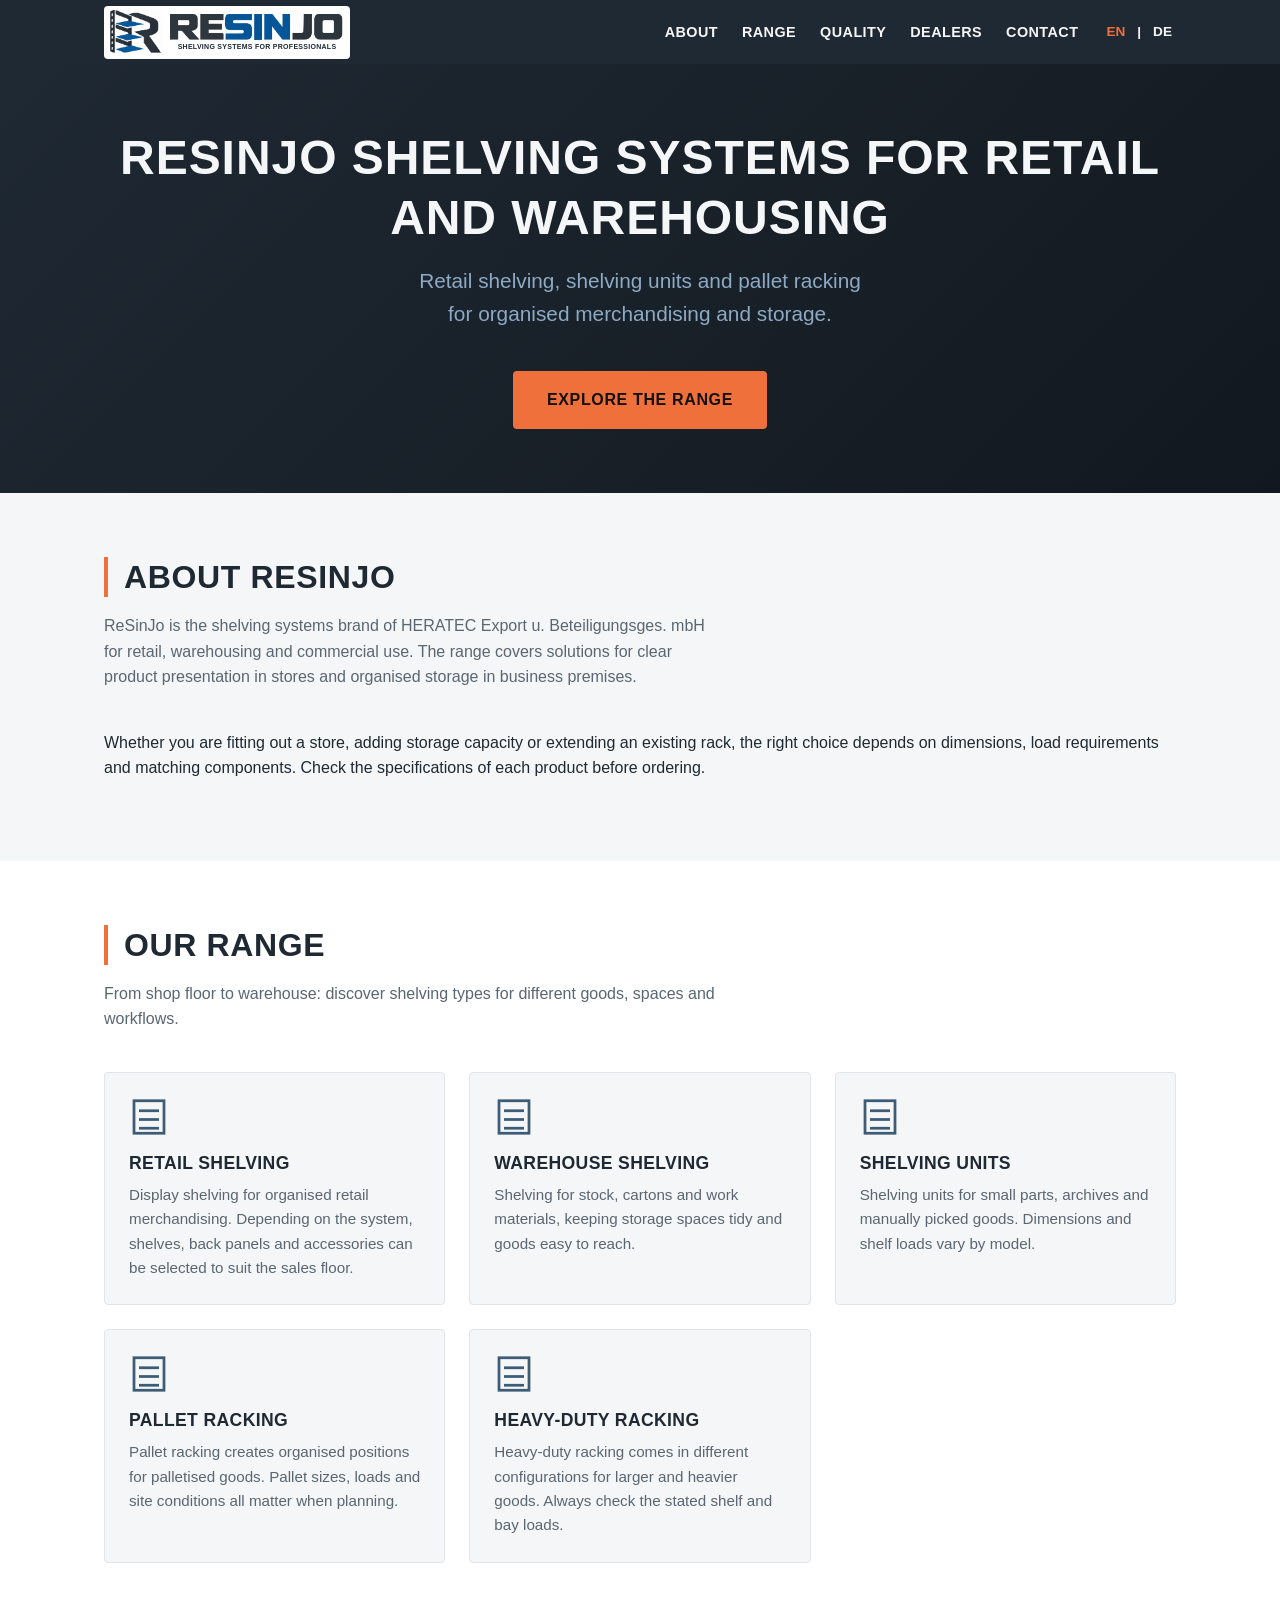
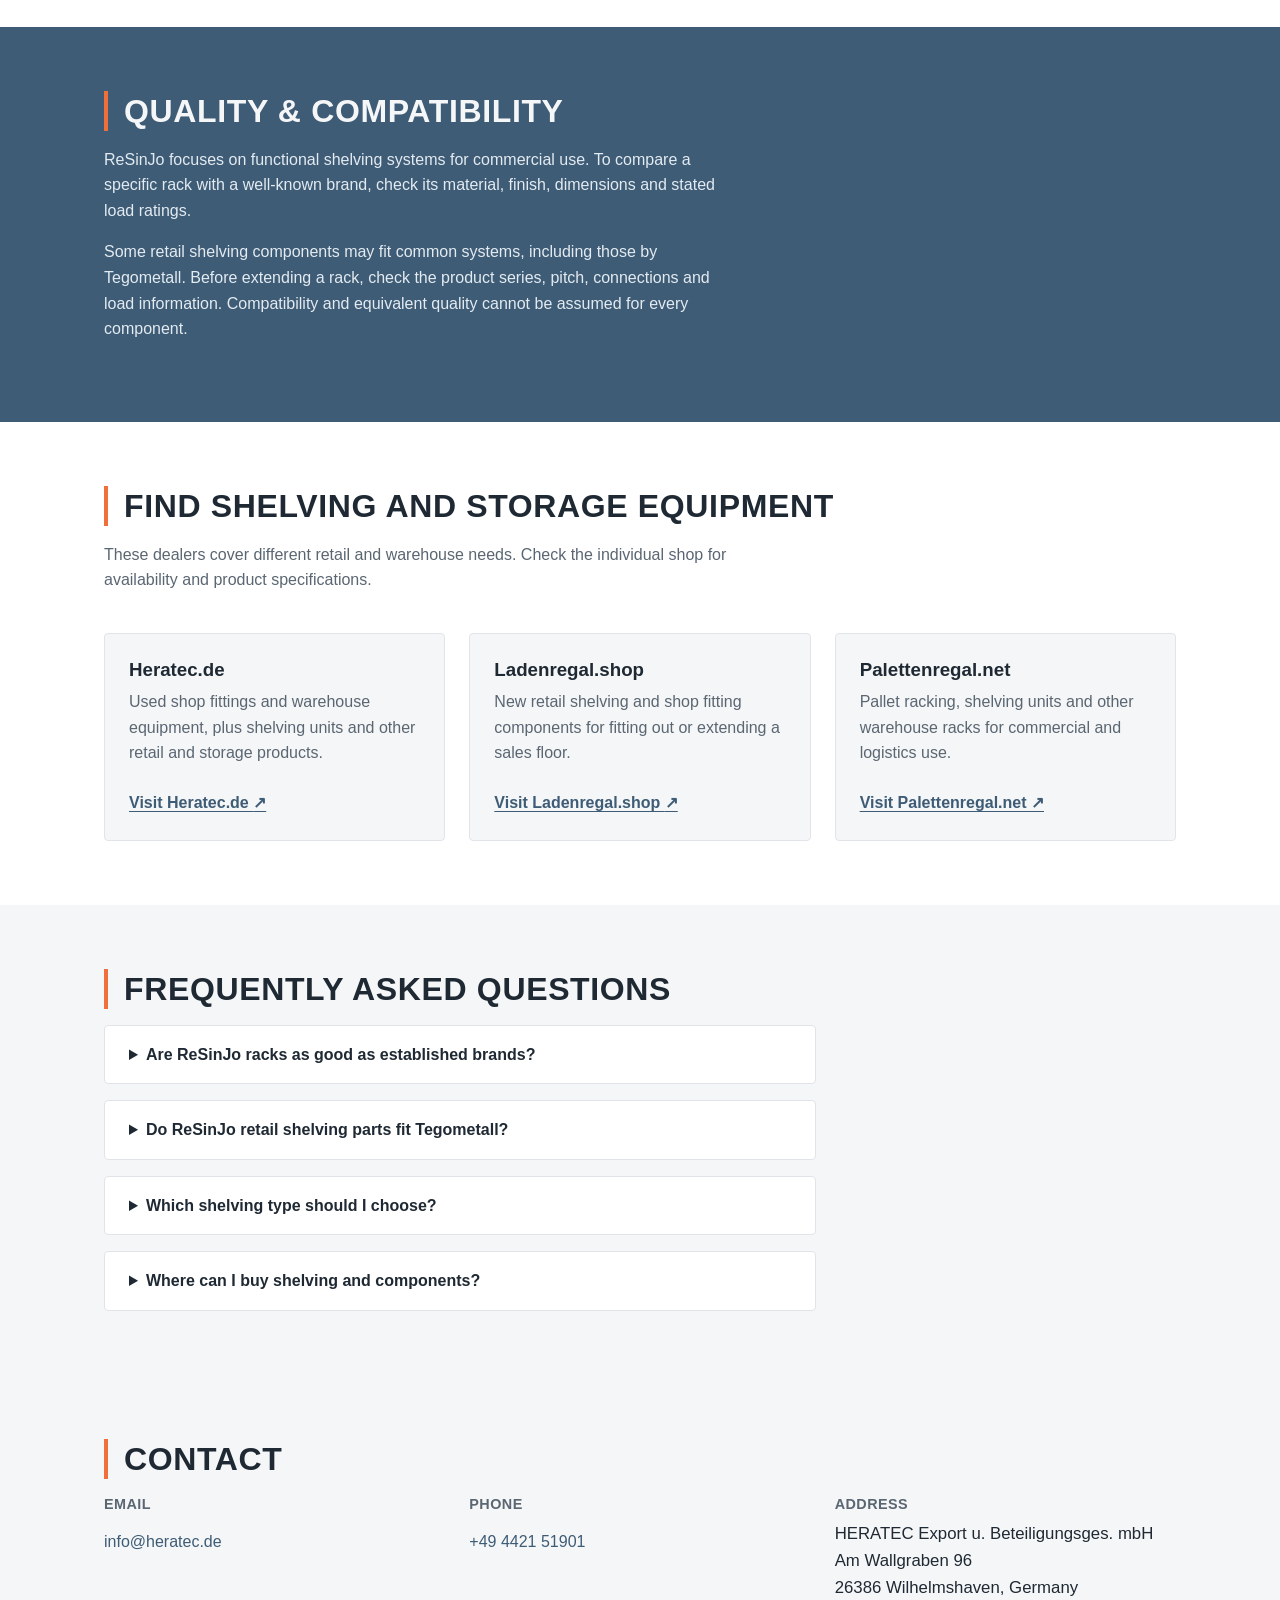
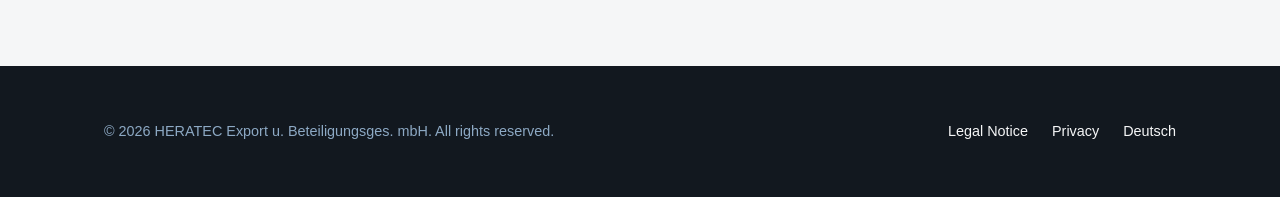
<file: index.html>
<!doctype html>
<html lang="en">
<head>
<meta charset="UTF-8">
<meta name="viewport" content="width=device-width, initial-scale=1">
<title>ReSinJo Shelving Systems | Retail &amp; Warehouse Racking</title>
<meta name="description" content="Explore ReSinJo retail shelving, shelving units, pallet racking and heavy-duty racking for shops and warehouses. Compare products and find specialist dealers.">
<link rel="canonical" href="https://www.resinjo.com/">
<link rel="alternate" hreflang="en" href="https://www.resinjo.com/">
<link rel="alternate" hreflang="de" href="https://www.resinjo.de/">
<link rel="alternate" hreflang="x-default" href="https://www.resinjo.com/">
<meta property="og:type" content="website">
<meta property="og:site_name" content="ReSinJo">
<meta property="og:title" content="ReSinJo Shelving Systems | Retail &amp; Warehouse Racking">
<meta property="og:description" content="Retail shelving, shelving units, pallet racking and heavy-duty racking for shops and warehouses.">
<meta property="og:url" content="https://www.resinjo.com/">
<meta property="og:locale" content="en_GB">
<meta name="theme-color" content="#1f2933">
<link rel="icon" type="image/png" href="assets/resinjo-logo.png">
<link rel="stylesheet" href="styles.css">
<script type="application/ld+json">
{
  "@context": "https://schema.org",
  "@type": "Organization",
  "name": "ReSinJo",
  "url": "https://www.resinjo.com/",
  "brand": "ReSinJo",
  "email": "info@heratec.de",
  "telephone": "+49442151901",
  "parentOrganization": {
    "@type": "Organization",
    "name": "HERATEC Export u. Beteiligungsges. mbH"
  }
}
</script>
</head>
<body>
<header class="site-header">
  <div class="container">
    <a class="logo" href="index.html" aria-label="RESINJO home">
      <span class="logo-mark" aria-hidden="true"></span>
      <span class="logo-type"><span class="logo-wordmark" aria-hidden="true"></span><span class="logo-tagline">SHELVING SYSTEMS FOR PROFESSIONALS</span></span>
    </a>
    <div class="header-right">
      <nav id="main-nav" class="main-nav" aria-label="Main navigation">
        <ul>
          <li><a href="#about">About</a></li>
          <li><a href="#range">Range</a></li>
          <li><a href="#quality">Quality</a></li>
          <li><a href="#dealers">Dealers</a></li>
          <li><a href="#contact">Contact</a></li>
        </ul>
      </nav>
      <div class="lang-switch">
        <a href="index.html" aria-current="true">EN</a>
        <span aria-hidden="true">|</span>
        <a href="https://www.resinjo.de/">DE</a>
      </div>
      <button class="nav-toggle" type="button" aria-controls="main-nav" aria-expanded="false" aria-label="Toggle navigation">
        <svg viewBox="0 0 24 24" fill="none" stroke="currentColor" stroke-width="2" stroke-linecap="round" aria-hidden="true" focusable="false">
          <line x1="3" y1="6" x2="21" y2="6"/>
          <line x1="3" y1="12" x2="21" y2="12"/>
          <line x1="3" y1="18" x2="21" y2="18"/>
        </svg>
      </button>
    </div>
  </div>
</header>

<main>
  <section class="hero">
    <div class="container">
      <h1>ReSinJo Shelving Systems for Retail and Warehousing</h1>
      <p class="lead">Retail shelving, shelving units and pallet racking for organised merchandising and storage.</p>
      <a class="button" href="#range">Explore the range</a>
    </div>
  </section>

  <section id="about" class="section">
    <div class="container">
      <h2 class="section-title">About ReSinJo</h2>
      <p class="section-lead">ReSinJo is the shelving systems brand of HERATEC Export u. Beteiligungsges. mbH for retail, warehousing and commercial use. The range covers solutions for clear product presentation in stores and organised storage in business premises.</p>
      <p>Whether you are fitting out a store, adding storage capacity or extending an existing rack, the right choice depends on dimensions, load requirements and matching components. Check the specifications of each product before ordering.</p>
    </div>
  </section>

  <section id="range" class="section section--alt">
    <div class="container">
      <h2 class="section-title">Our Range</h2>
      <p class="section-lead">From shop floor to warehouse: discover shelving types for different goods, spaces and workflows.</p>
      <div class="product-grid">
        <article class="product-card">
          <svg viewBox="0 0 32 32" fill="none" stroke="currentColor" stroke-width="2.2" aria-hidden="true" focusable="false"><rect x="4" y="3" width="24" height="26"/><line x1="8" y1="11" x2="24" y2="11"/><line x1="8" y1="18" x2="24" y2="18"/><line x1="8" y1="25" x2="24" y2="25"/></svg>
          <h3>Retail Shelving</h3>
          <p>Display shelving for organised retail merchandising. Depending on the system, shelves, back panels and accessories can be selected to suit the sales floor.</p>
        </article>
        <article class="product-card">
          <svg viewBox="0 0 32 32" fill="none" stroke="currentColor" stroke-width="2.2" aria-hidden="true" focusable="false"><rect x="4" y="3" width="24" height="26"/><line x1="8" y1="11" x2="24" y2="11"/><line x1="8" y1="18" x2="24" y2="18"/><line x1="8" y1="25" x2="24" y2="25"/></svg>
          <h3>Warehouse Shelving</h3>
          <p>Shelving for stock, cartons and work materials, keeping storage spaces tidy and goods easy to reach.</p>
        </article>
        <article class="product-card">
          <svg viewBox="0 0 32 32" fill="none" stroke="currentColor" stroke-width="2.2" aria-hidden="true" focusable="false"><rect x="4" y="3" width="24" height="26"/><line x1="8" y1="11" x2="24" y2="11"/><line x1="8" y1="18" x2="24" y2="18"/><line x1="8" y1="25" x2="24" y2="25"/></svg>
          <h3>Shelving Units</h3>
          <p>Shelving units for small parts, archives and manually picked goods. Dimensions and shelf loads vary by model.</p>
        </article>
        <article class="product-card">
          <svg viewBox="0 0 32 32" fill="none" stroke="currentColor" stroke-width="2.2" aria-hidden="true" focusable="false"><rect x="4" y="3" width="24" height="26"/><line x1="8" y1="11" x2="24" y2="11"/><line x1="8" y1="18" x2="24" y2="18"/><line x1="8" y1="25" x2="24" y2="25"/></svg>
          <h3>Pallet Racking</h3>
          <p>Pallet racking creates organised positions for palletised goods. Pallet sizes, loads and site conditions all matter when planning.</p>
        </article>
        <article class="product-card">
          <svg viewBox="0 0 32 32" fill="none" stroke="currentColor" stroke-width="2.2" aria-hidden="true" focusable="false"><rect x="4" y="3" width="24" height="26"/><line x1="8" y1="11" x2="24" y2="11"/><line x1="8" y1="18" x2="24" y2="18"/><line x1="8" y1="25" x2="24" y2="25"/></svg>
          <h3>Heavy-Duty Racking</h3>
          <p>Heavy-duty racking comes in different configurations for larger and heavier goods. Always check the stated shelf and bay loads.</p>
        </article>
      </div>
    </div>
  </section>

  <section id="quality" class="section quality">
    <div class="container">
      <h2 class="section-title">Quality &amp; Compatibility</h2>
      <p>ReSinJo focuses on functional shelving systems for commercial use. To compare a specific rack with a well-known brand, check its material, finish, dimensions and stated load ratings.</p>
      <p>Some retail shelving components may fit common systems, including those by Tegometall. Before extending a rack, check the product series, pitch, connections and load information. Compatibility and equivalent quality cannot be assumed for every component.</p>
    </div>
  </section>

  <section id="dealers" class="section section--alt">
    <div class="container">
      <h2 class="section-title">Find Shelving and Storage Equipment</h2>
      <p class="section-lead">These dealers cover different retail and warehouse needs. Check the individual shop for availability and product specifications.</p>
      <div class="dealer-grid">
        <article class="dealer-card"><h3>Heratec.de</h3><p>Used shop fittings and warehouse equipment, plus shelving units and other retail and storage products.</p><a href="https://heratec.de/">Visit Heratec.de <span aria-hidden="true">↗</span></a></article>
        <article class="dealer-card"><h3>Ladenregal.shop</h3><p>New retail shelving and shop fitting components for fitting out or extending a sales floor.</p><a href="https://ladenregal.shop/">Visit Ladenregal.shop <span aria-hidden="true">↗</span></a></article>
        <article class="dealer-card"><h3>Palettenregal.net</h3><p>Pallet racking, shelving units and other warehouse racks for commercial and logistics use.</p><a href="https://www.palettenregal.net/">Visit Palettenregal.net <span aria-hidden="true">↗</span></a></article>
      </div>
    </div>
  </section>

  <section id="faq" class="section">
    <div class="container">
      <h2 class="section-title">Frequently Asked Questions</h2>
      <div class="faq-list">
        <details><summary>Are ReSinJo racks as good as established brands?</summary><p>Whether a rack is equally suitable depends on the specific model and application. Compare dimensions, material, workmanship and stated shelf and bay loads. A general claim of equivalent quality for every product would require product-specific evidence.</p></details>
        <details><summary>Do ReSinJo retail shelving parts fit Tegometall?</summary><p>Some components may fit common systems. The fit depends on the series, pitch and connection. Compare specifications or ask the dealer before purchasing.</p></details>
        <details><summary>Which shelving type should I choose?</summary><p>Retail shelving presents goods in stores; shelving units suit manually picked small items; pallet racking stores palletised goods. For heavy loads, also check the specified ratings and site requirements.</p></details>
        <details><summary>Where can I buy shelving and components?</summary><p>The dealers above offer different ranges: used fittings and warehouse equipment at Heratec.de, new retail shelving and components at Ladenregal.shop, and pallet and other warehouse racking at Palettenregal.net.</p></details>
      </div>
    </div>
  </section>

  <section id="contact" class="section">
    <div class="container">
      <h2 class="section-title">Contact</h2>
      <div class="contact-grid">
        <div class="contact-item">
          <h3>Email</h3>
          <p><a href="mailto:info@heratec.de">info@heratec.de</a></p>
        </div>
        <div class="contact-item">
          <h3>Phone</h3>
          <p><a href="tel:+49442151901">+49 4421 51901</a></p>
        </div>
        <div class="contact-item">
          <h3>Address</h3>
          <address>HERATEC Export u. Beteiligungsges. mbH<br>Am Wallgraben 96<br>26386 Wilhelmshaven, Germany</address>
        </div>
      </div>
    </div>
  </section>
</main>

<footer class="site-footer">
  <div class="container footer-inner">
    <p>&copy; <span id="year">2026</span> HERATEC Export u. Beteiligungsges. mbH. All rights reserved.</p>
    <ul class="footer-links">
      <li><a href="impressum.html">Legal Notice</a></li>
      <li><a href="datenschutz.html">Privacy</a></li>
      <li><a href="https://www.resinjo.de/">Deutsch</a></li>
    </ul>
  </div>
</footer>

<script defer src="script.js"></script>
</body>
</html>
</file>
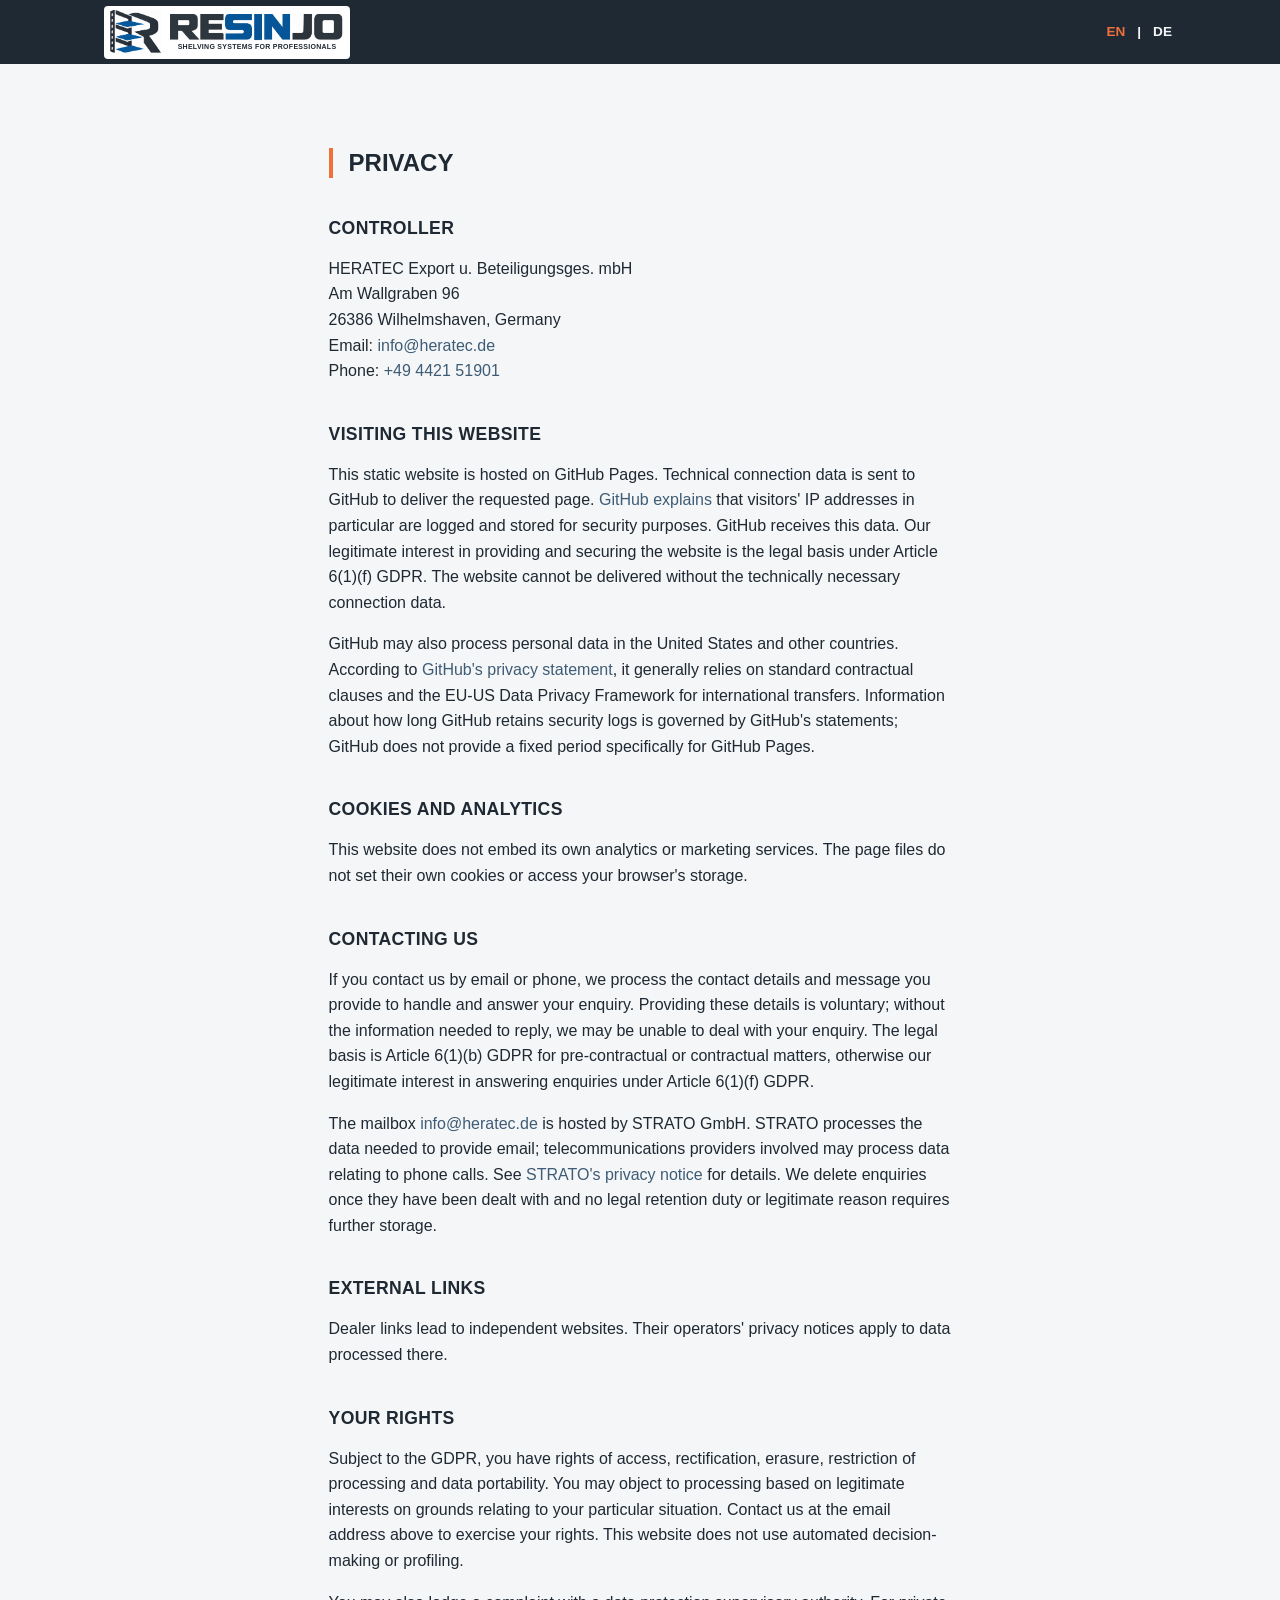
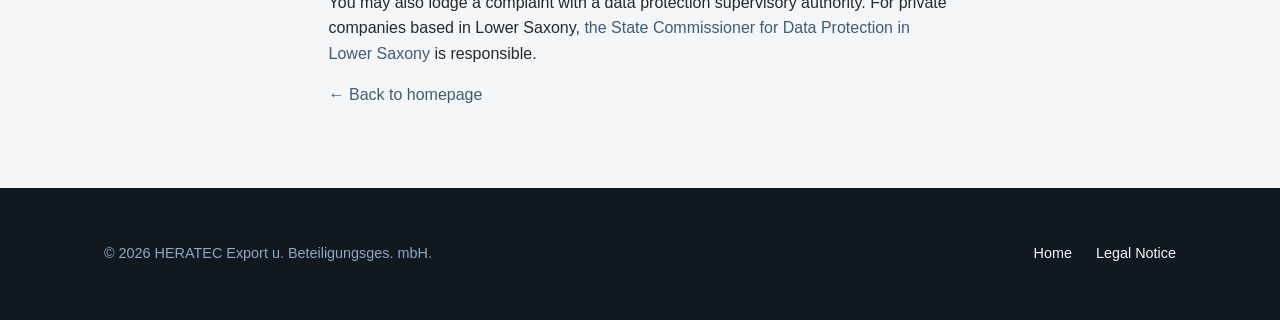
<file: datenschutz.html>
<!doctype html>
<html lang="en">
<head>
<meta charset="UTF-8">
<meta name="viewport" content="width=device-width, initial-scale=1">
<title>Privacy – ReSinJo</title>
<meta name="description" content="Privacy information for the ReSinJo brand website.">
<link rel="canonical" href="https://www.resinjo.com/datenschutz.html">
<link rel="alternate" hreflang="en" href="https://www.resinjo.com/datenschutz.html">
<link rel="alternate" hreflang="de" href="https://www.resinjo.de/datenschutz.html">
<link rel="alternate" hreflang="x-default" href="https://www.resinjo.com/datenschutz.html">
<meta name="theme-color" content="#1f2933">
<link rel="icon" type="image/png" href="assets/resinjo-logo.png">
<link rel="stylesheet" href="styles.css">
</head>
<body>
<header class="site-header">
  <div class="container">
    <a class="logo" href="index.html" aria-label="RESINJO home">
      <span class="logo-mark" aria-hidden="true"></span>
      <span class="logo-type"><span class="logo-wordmark" aria-hidden="true"></span><span class="logo-tagline">SHELVING SYSTEMS FOR PROFESSIONALS</span></span>
    </a>
    <div class="lang-switch"><a href="datenschutz.html" aria-current="true">EN</a><span aria-hidden="true">|</span><a href="https://www.resinjo.de/datenschutz.html">DE</a></div>
  </div>
</header>
<main class="container"><article class="legal">
  <h1>Privacy</h1>
  <h2>Controller</h2>
  <p>HERATEC Export u. Beteiligungsges. mbH<br>Am Wallgraben 96<br>26386 Wilhelmshaven, Germany<br>Email: <a href="mailto:info@heratec.de">info@heratec.de</a><br>Phone: <a href="tel:+49442151901">+49 4421 51901</a></p>
  <h2>Visiting this website</h2>
  <p>This static website is hosted on GitHub Pages. Technical connection data is sent to GitHub to deliver the requested page. <a href="https://docs.github.com/en/pages/getting-started-with-github-pages/what-is-github-pages">GitHub explains</a> that visitors' IP addresses in particular are logged and stored for security purposes. GitHub receives this data. Our legitimate interest in providing and securing the website is the legal basis under Article 6(1)(f) GDPR. The website cannot be delivered without the technically necessary connection data.</p>
  <p>GitHub may also process personal data in the United States and other countries. According to <a href="https://docs.github.com/en/site-policy/privacy-policies/github-general-privacy-statement">GitHub's privacy statement</a>, it generally relies on standard contractual clauses and the EU-US Data Privacy Framework for international transfers. Information about how long GitHub retains security logs is governed by GitHub's statements; GitHub does not provide a fixed period specifically for GitHub Pages.</p>
  <h2>Cookies and analytics</h2>
  <p>This website does not embed its own analytics or marketing services. The page files do not set their own cookies or access your browser's storage.</p>
  <h2>Contacting us</h2>
  <p>If you contact us by email or phone, we process the contact details and message you provide to handle and answer your enquiry. Providing these details is voluntary; without the information needed to reply, we may be unable to deal with your enquiry. The legal basis is Article 6(1)(b) GDPR for pre-contractual or contractual matters, otherwise our legitimate interest in answering enquiries under Article 6(1)(f) GDPR.</p>
  <p>The mailbox <a href="mailto:info@heratec.de">info@heratec.de</a> is hosted by STRATO GmbH. STRATO processes the data needed to provide email; telecommunications providers involved may process data relating to phone calls. See <a href="https://www.strato.de/datenschutz/">STRATO's privacy notice</a> for details. We delete enquiries once they have been dealt with and no legal retention duty or legitimate reason requires further storage.</p>
  <h2>External links</h2>
  <p>Dealer links lead to independent websites. Their operators' privacy notices apply to data processed there.</p>
  <h2>Your rights</h2>
  <p>Subject to the GDPR, you have rights of access, rectification, erasure, restriction of processing and data portability. You may object to processing based on legitimate interests on grounds relating to your particular situation. Contact us at the email address above to exercise your rights. This website does not use automated decision-making or profiling.</p>
  <p>You may also lodge a complaint with a data protection supervisory authority. For private companies based in Lower Saxony, <a href="https://www.lfd.niedersachsen.de/wirtschaft/aufsicht_durch_die_datenschutzbehorde/datenschutzaufsicht-in-der-wirtschaft-56036.html">the State Commissioner for Data Protection in Lower Saxony</a> is responsible.</p>
  <p><a href="index.html">&larr; Back to homepage</a></p>
</article></main>
<footer class="site-footer"><div class="container footer-inner"><p>&copy; <span id="year">2026</span> HERATEC Export u. Beteiligungsges. mbH.</p><ul class="footer-links"><li><a href="index.html">Home</a></li><li><a href="impressum.html">Legal Notice</a></li></ul></div></footer>
<script defer src="script.js"></script>
</body>
</html>
</file>
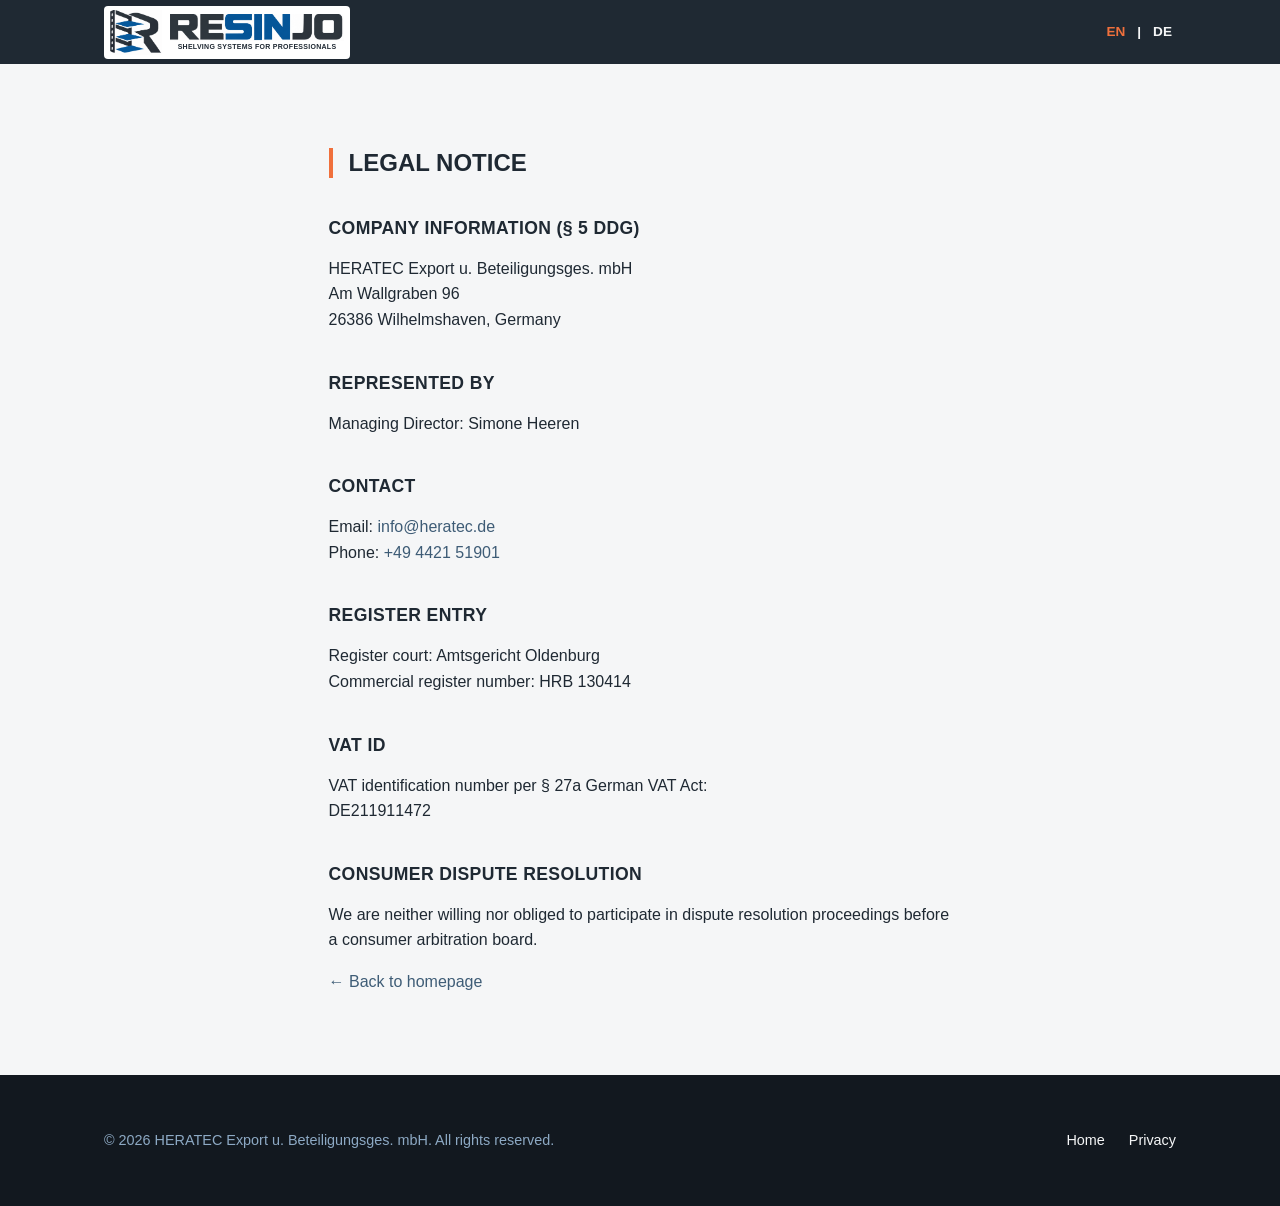
<file: impressum.html>
<!doctype html>
<html lang="en">
<head>
<meta charset="UTF-8">
<meta name="viewport" content="width=device-width, initial-scale=1">
<title>Legal Notice – ReSinJo</title>
<meta name="description" content="Legal notice (Impressum) for the ReSinJo brand, operated by HERATEC Export u. Beteiligungsges. mbH.">
<link rel="canonical" href="https://www.resinjo.com/impressum.html">
<link rel="alternate" hreflang="en" href="https://www.resinjo.com/impressum.html">
<link rel="alternate" hreflang="de" href="https://www.resinjo.de/impressum.html">
<link rel="alternate" hreflang="x-default" href="https://www.resinjo.com/impressum.html">
<meta name="theme-color" content="#1f2933">
<link rel="icon" type="image/png" href="assets/resinjo-logo.png">
<link rel="stylesheet" href="styles.css">
</head>
<body>
<header class="site-header">
  <div class="container">
    <a class="logo" href="index.html" aria-label="RESINJO home">
      <span class="logo-mark" aria-hidden="true"></span>
      <span class="logo-type"><span class="logo-wordmark" aria-hidden="true"></span><span class="logo-tagline">SHELVING SYSTEMS FOR PROFESSIONALS</span></span>
    </a>
    <div class="header-right">
      <div class="lang-switch">
        <a href="impressum.html" aria-current="true">EN</a>
        <span aria-hidden="true">|</span>
        <a href="https://www.resinjo.de/impressum.html">DE</a>
      </div>
    </div>
  </div>
</header>
<main class="container">
  <article class="legal">
    <h1>Legal Notice</h1>

    <h2>Company Information (§ 5 DDG)</h2>
    <p>HERATEC Export u. Beteiligungsges. mbH<br>
    Am Wallgraben 96<br>
    26386 Wilhelmshaven, Germany</p>

    <h2>Represented by</h2>
    <p>Managing Director: Simone Heeren</p>

    <h2>Contact</h2>
    <p>Email: <a href="mailto:info@heratec.de">info@heratec.de</a><br>
    Phone: <a href="tel:+49442151901">+49 4421 51901</a></p>

    <h2>Register Entry</h2>
    <p>Register court: Amtsgericht Oldenburg<br>
    Commercial register number: HRB 130414</p>

    <h2>VAT ID</h2>
    <p>VAT identification number per § 27a German VAT Act:<br>
    DE211911472</p>

    <h2>Consumer Dispute Resolution</h2>
    <p>We are neither willing nor obliged to participate in dispute resolution proceedings before a consumer arbitration board.</p>

    <p><a href="index.html">&larr; Back to homepage</a></p>
  </article>
</main>
<footer class="site-footer">
  <div class="container footer-inner">
    <p>&copy; <span id="year">2026</span> HERATEC Export u. Beteiligungsges. mbH. All rights reserved.</p>
    <ul class="footer-links">
      <li><a href="index.html">Home</a></li>
      <li><a href="datenschutz.html">Privacy</a></li>
    </ul>
  </div>
</footer>
<script defer src="script.js"></script>
</body>
</html>
</file>
<file: styles.css>
:root {
  --color-bg: #f5f6f7;
  --color-surface: #ffffff;
  --color-graphite: #1f2933;
  --color-graphite-dark: #12181f;
  --color-steel: #3e5c76;
  --color-steel-light: #8da9c4;
  --color-accent: #f0703c;
  --color-accent-ink: #b8471a;
  --color-accent-tint: #ffc9b3;
  --color-text: #1f2933;
  --color-text-muted: #5a6672;
  --color-text-on-dark: #f5f6f7;
  --color-border: #e1e4e8;
  --font-sans: -apple-system, BlinkMacSystemFont, "Segoe UI", Roboto, "Helvetica Neue", Arial, sans-serif;
  --max-width: 1120px;
  --space-1: 0.5rem;
  --space-2: 1rem;
  --space-3: 1.5rem;
  --space-4: 2.5rem;
  --space-5: 4rem;
  --radius: 4px;
}

*, *::before, *::after { box-sizing: border-box; }
html { scroll-behavior: smooth; scroll-padding-top: 5rem; }

@media (prefers-reduced-motion: reduce) {
  html { scroll-behavior: auto; }
}
body {
  margin: 0;
  font-family: var(--font-sans);
  color: var(--color-text);
  background: var(--color-bg);
  line-height: 1.6;
  -webkit-font-smoothing: antialiased;
}
svg { max-width: 100%; display: block; }
a { color: var(--color-steel); text-decoration: none; }
a:hover { color: var(--color-accent); }
a:focus-visible, button:focus-visible {
  outline: 3px solid var(--color-accent);
  outline-offset: 2px;
}
h1, h2, h3 { line-height: 1.25; }
.placeholder { color: var(--color-accent-ink); font-weight: 700; }

.container {
  max-width: var(--max-width);
  margin-inline: auto;
  padding-inline: var(--space-3);
}

/* Header */
.site-header {
  position: sticky;
  top: 0;
  z-index: 50;
  background: var(--color-graphite);
  color: var(--color-text-on-dark);
}
.site-header .container {
  position: relative;
  display: flex;
  align-items: center;
  justify-content: space-between;
  min-height: 64px;
}
.logo {
  display: inline-flex;
  align-items: center;
  flex: 0 0 auto;
  gap: 8px;
  padding: 4px 6px;
  border-radius: var(--radius);
  background: #fff;
  color: var(--color-graphite);
}
.logo-mark, .logo-wordmark { display: block; flex: none; background-image: url("assets/resinjo-logo.png"); background-repeat: no-repeat; }
.logo-mark { width: 52px; height: 45px; background-size: 100px 100px; background-position: -26px -16px; }
.logo-type { display: flex; flex-direction: column; align-items: center; line-height: 1; }
.logo-wordmark { width: 174px; height: 27px; background-size: 184px 184px; background-position: -6px -116px; }
.logo-tagline { max-width: 174px; margin-top: 2px; font-size: 7px; font-weight: 700; letter-spacing: 0.04em; text-align: center; white-space: nowrap; }

@media (max-width: 440px) {
  .logo { gap: 5px; padding: 4px 5px; }
  .logo-mark { width: 34px; height: 31px; background-size: 66px 66px; background-position: -17px -10px; }
  .logo-wordmark { width: 118px; height: 19px; background-size: 125px 125px; background-position: -4px -79px; }
  .logo-tagline { max-width: 118px; font-size: 6px; line-height: 1.1; letter-spacing: 0; white-space: normal; }
}
@media (max-width: 360px) {
  .site-header .container { padding-inline: 12px; }
  .site-header .header-right { gap: 8px; }
}

.header-right { display: flex; align-items: center; gap: var(--space-3); }

.main-nav {
  display: none;
  position: absolute;
  inset-inline: 0;
  top: 100%;
  background: var(--color-graphite);
  padding: var(--space-2) var(--space-3) var(--space-3);
}
.main-nav.is-open { display: block; }
.main-nav ul { list-style: none; margin: 0; padding: 0; display: flex; flex-direction: column; gap: var(--space-2); }
.main-nav a { color: var(--color-text-on-dark); font-weight: 600; font-size: 0.9rem; letter-spacing: 0.03em; text-transform: uppercase; }

.lang-switch { display: flex; gap: var(--space-1); align-items: center; font-size: 0.85rem; font-weight: 700; }
.lang-switch a { color: var(--color-text-on-dark); padding: 0.25rem; }
.lang-switch a[aria-current="true"] { color: var(--color-accent); }

.nav-toggle {
  display: inline-flex;
  background: none;
  border: 2px solid currentColor;
  color: var(--color-text-on-dark);
  border-radius: var(--radius);
  padding: 0.4rem 0.6rem;
  cursor: pointer;
}
.nav-toggle svg { width: 20px; height: 20px; }

@media (min-width: 960px) {
  .main-nav { display: block; position: static; background: none; padding: 0; }
  .main-nav ul { flex-direction: row; gap: var(--space-3); }
  .nav-toggle { display: none; }
}

/* Hero */
.hero {
  background: linear-gradient(135deg, var(--color-graphite) 0%, var(--color-graphite-dark) 100%);
  color: var(--color-text-on-dark);
  padding: var(--space-5) 0;
  text-align: center;
}
.hero h1 {
  font-size: clamp(1.9rem, 5vw, 3rem);
  margin: 0 0 var(--space-2);
  text-transform: uppercase;
  letter-spacing: 0.02em;
}
.hero .lead {
  font-size: clamp(1.05rem, 2.4vw, 1.3rem);
  color: var(--color-steel-light);
  max-width: 40ch;
  margin: 0 auto var(--space-4);
}
.button {
  display: inline-block;
  background: var(--color-accent);
  color: #14110d;
  font-weight: 700;
  text-transform: uppercase;
  letter-spacing: 0.04em;
  padding: 0.9rem 2rem;
  border-radius: var(--radius);
  border: 2px solid var(--color-accent);
}
.button:hover, .button:focus-visible { background: transparent; color: var(--color-accent); }

/* Sections */
.section { padding: var(--space-5) 0; }
.section--alt { background: var(--color-surface); }
.section-title {
  font-size: clamp(1.5rem, 3.5vw, 2rem);
  text-transform: uppercase;
  letter-spacing: 0.02em;
  margin: 0 0 var(--space-2);
  border-left: 4px solid var(--color-accent);
  padding-left: var(--space-2);
}
.section-lead { color: var(--color-text-muted); max-width: 70ch; margin: 0 0 var(--space-4); }

/* Product grid */
.product-grid { display: grid; grid-template-columns: 1fr; gap: var(--space-3); }
@media (min-width: 640px) { .product-grid { grid-template-columns: repeat(2, 1fr); } }
@media (min-width: 960px) { .product-grid { grid-template-columns: repeat(3, 1fr); } }
.product-card {
  background: var(--color-bg);
  border: 1px solid var(--color-border);
  border-radius: var(--radius);
  padding: var(--space-3);
}
.product-card svg { width: 40px; height: 40px; color: var(--color-steel); margin-bottom: var(--space-2); }
.product-card h3 { margin: 0 0 var(--space-1); font-size: 1.1rem; text-transform: uppercase; letter-spacing: 0.02em; }
.product-card p { margin: 0; color: var(--color-text-muted); font-size: 0.95rem; }

/* Quality band */
.quality { background: var(--color-steel); color: var(--color-text-on-dark); }
.quality .section-title { border-left-color: var(--color-accent); color: var(--color-text-on-dark); }
.quality p { color: #e3ebf1; max-width: 70ch; }
.quality strong { color: var(--color-accent-tint); }

/* Dealers and FAQ */
.dealer-grid { display: grid; grid-template-columns: 1fr; gap: var(--space-3); }
@media (min-width: 700px) { .dealer-grid { grid-template-columns: repeat(3, 1fr); } }
.dealer-card { display: flex; flex-direction: column; background: var(--color-bg); border: 1px solid var(--color-border); border-radius: var(--radius); padding: var(--space-3); }
.dealer-card h3 { margin: 0 0 var(--space-1); }
.dealer-card p { margin: 0 0 var(--space-3); color: var(--color-text-muted); }
.dealer-card a { margin-top: auto; font-weight: 700; text-decoration: underline; text-underline-offset: 0.2em; }
.faq-list { max-width: 80ch; display: grid; gap: var(--space-2); }
.faq-list details { background: var(--color-surface); border: 1px solid var(--color-border); border-radius: var(--radius); padding: var(--space-2) var(--space-3); }
.faq-list summary { cursor: pointer; font-weight: 700; }
.faq-list details p { margin-bottom: 0; color: var(--color-text-muted); }

/* Contact */
.contact-grid { display: grid; gap: var(--space-3); }
@media (min-width: 640px) { .contact-grid { grid-template-columns: repeat(3, 1fr); } }
.contact-item h3 { margin: 0 0 var(--space-1); font-size: 0.9rem; text-transform: uppercase; letter-spacing: 0.03em; color: var(--color-text-muted); }
.contact-item address { font-style: normal; font-size: 1.05rem; }

/* Footer */
.site-footer { background: var(--color-graphite-dark); color: var(--color-steel-light); padding: var(--space-4) 0; font-size: 0.9rem; }
.footer-inner { display: flex; flex-wrap: wrap; gap: var(--space-2); justify-content: space-between; align-items: center; }
.site-footer a { color: var(--color-text-on-dark); }
.footer-links { list-style: none; display: flex; gap: var(--space-3); margin: 0; padding: 0; }

/* Legal / Impressum page */
.legal { padding: var(--space-5) 0; max-width: 70ch; margin-inline: auto; }
.legal h1 { text-transform: uppercase; border-left: 4px solid var(--color-accent); padding-left: var(--space-2); }
.legal h2 { margin-top: var(--space-4); font-size: 1.1rem; text-transform: uppercase; letter-spacing: 0.02em; }
.legal a:hover { color: var(--color-accent-ink); }
</file>
